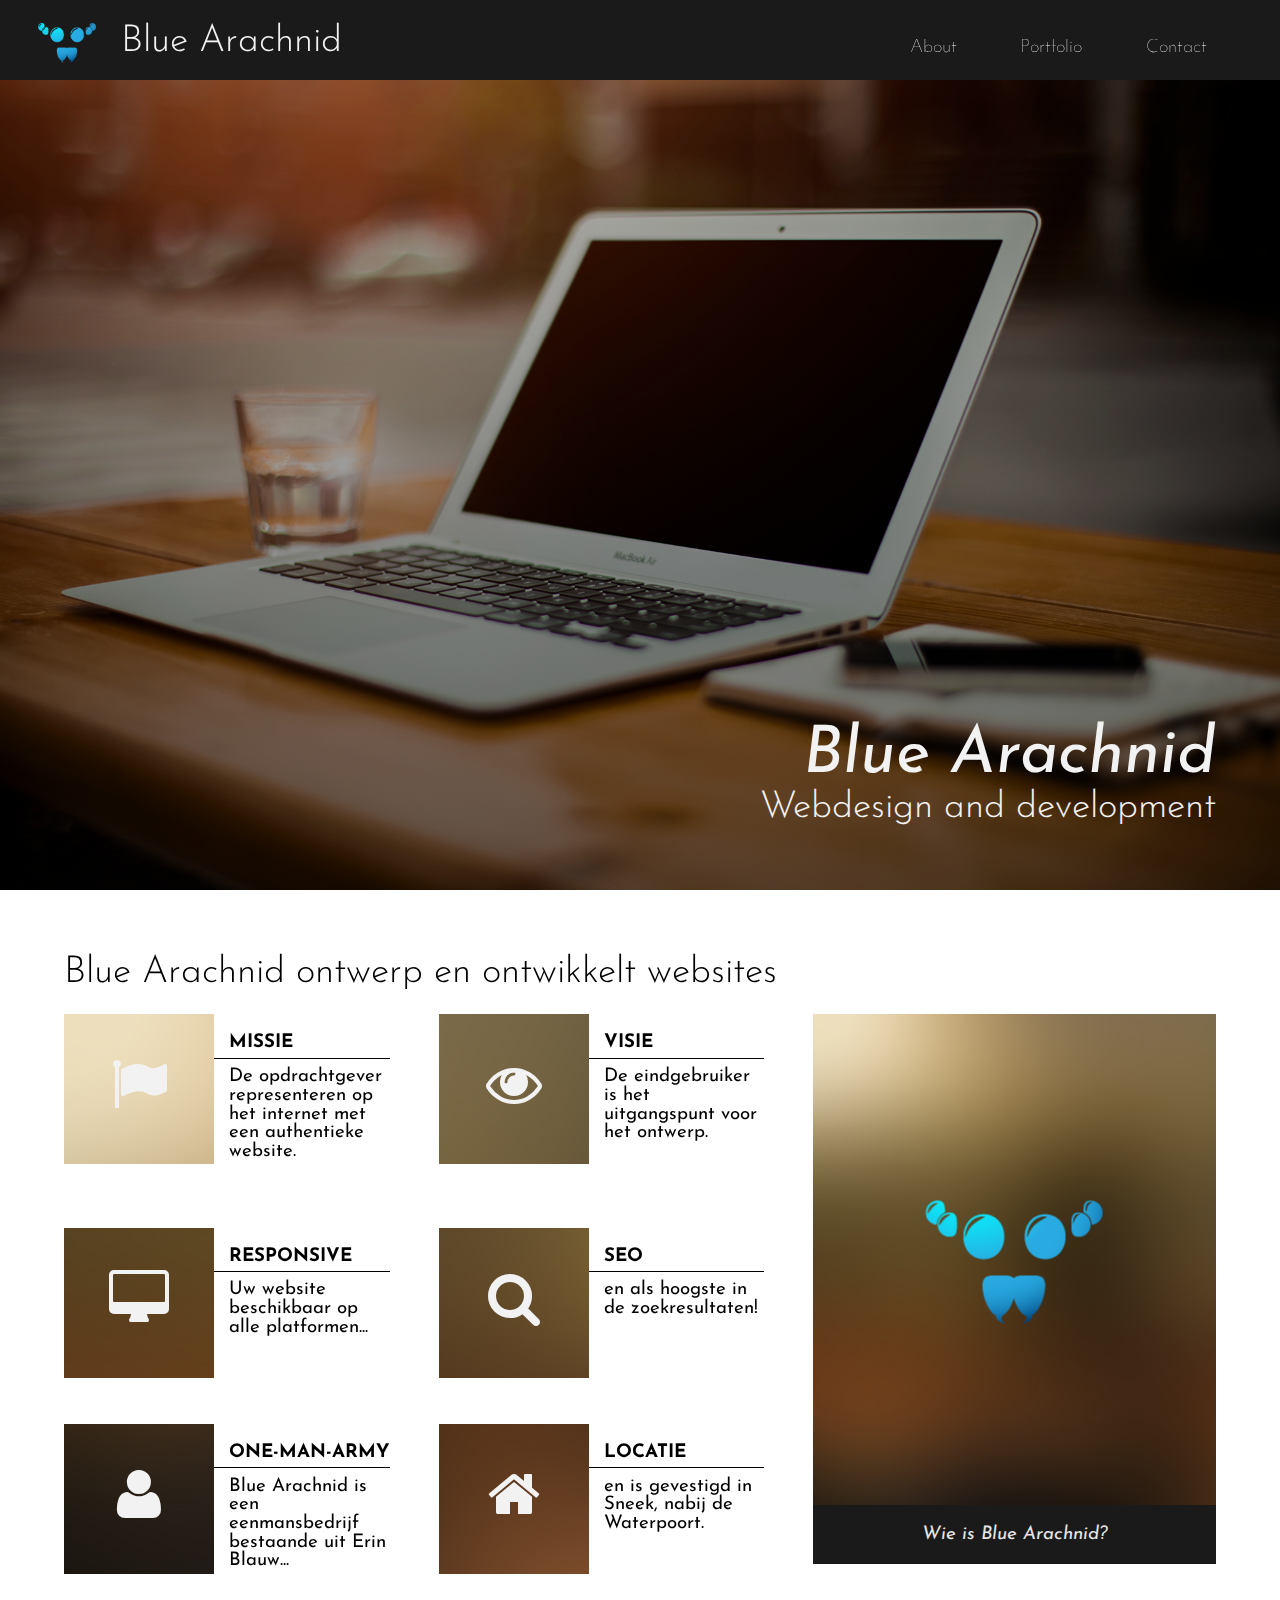
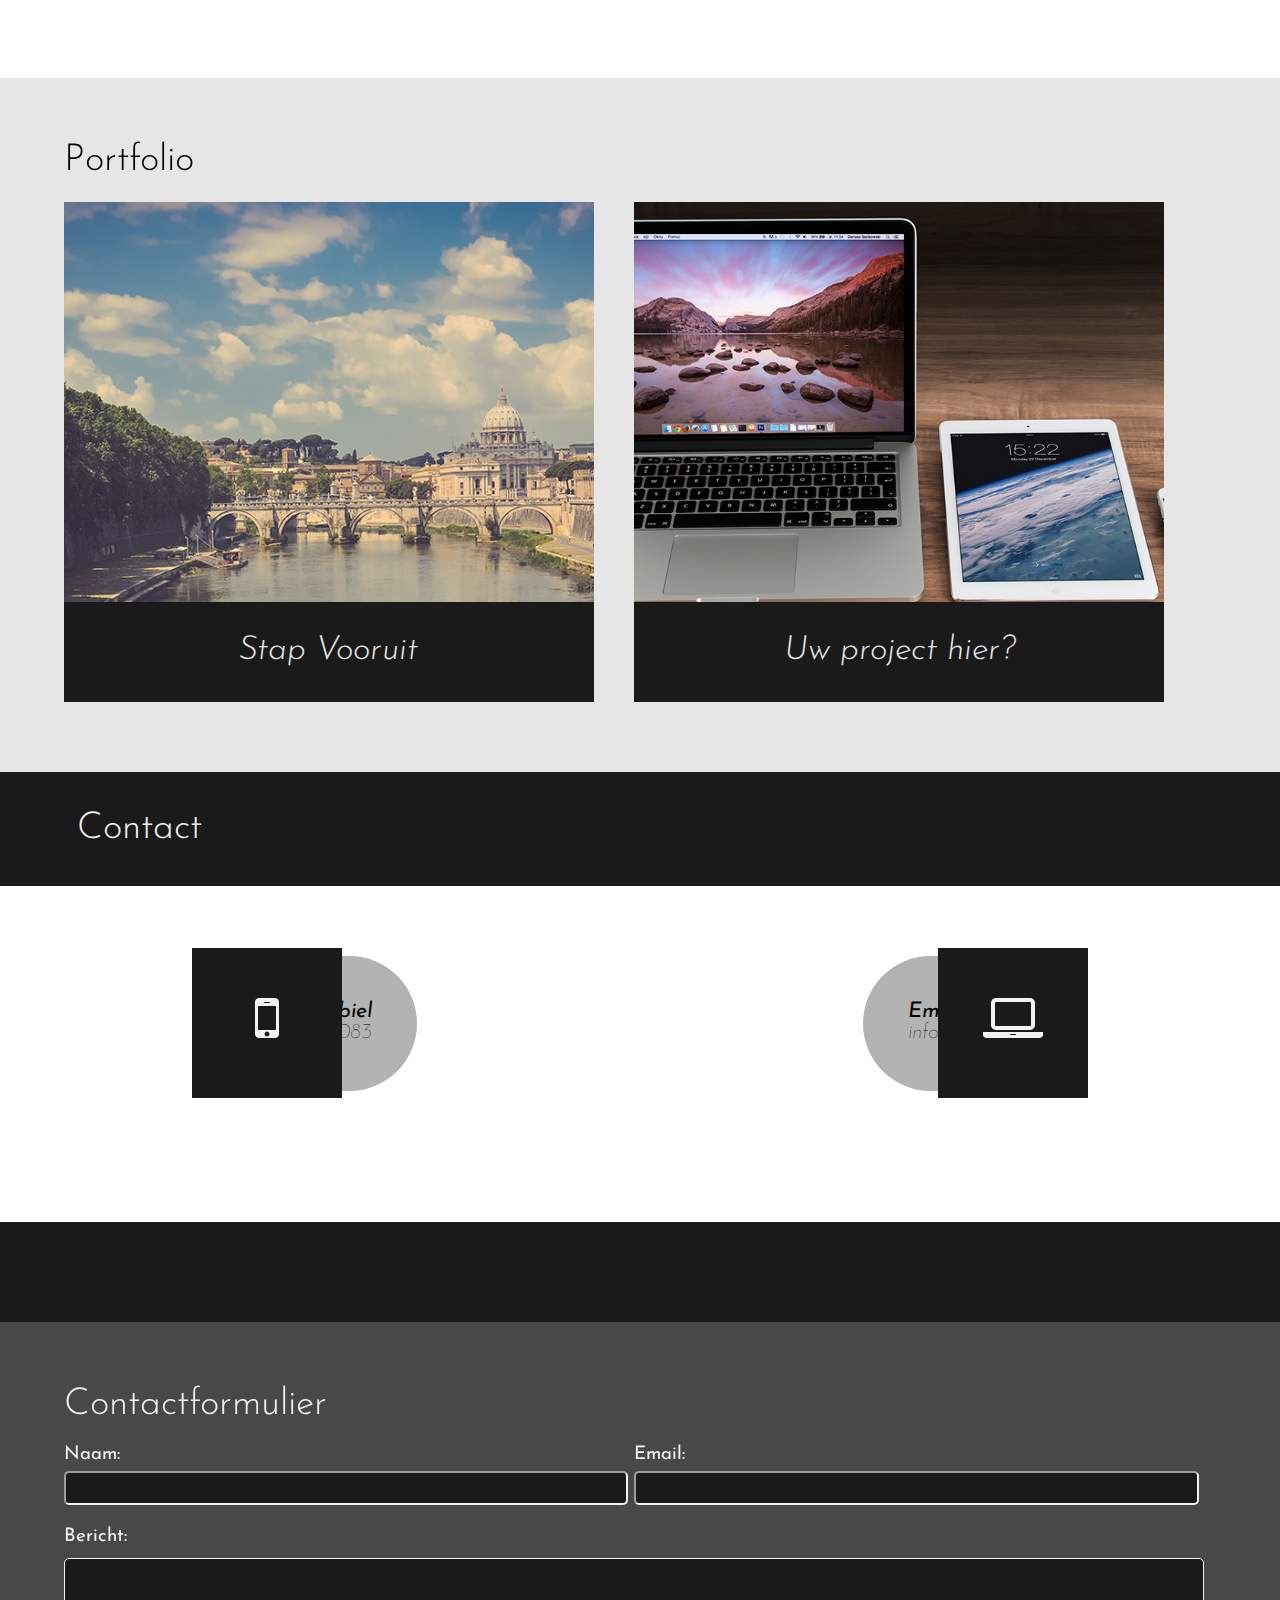
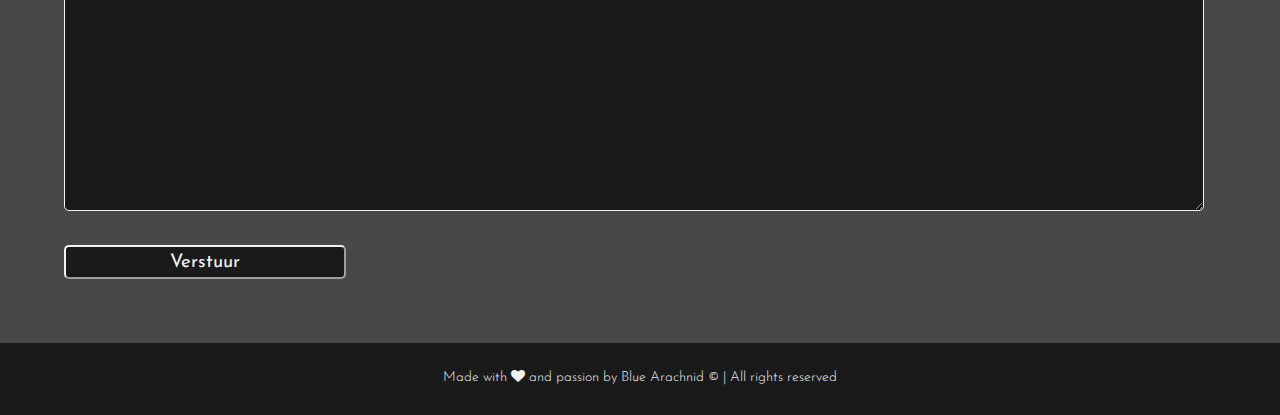
<file: index.html>
<!DOCTYPE html>
<html lang="en">
<head>
  <meta charset="UTF-8">
  <meta name="viewport" content="width= device-width">
  <meta name="description" content="Blue Arachnid ontwerpt en ontwikkelt websites">
  <meta name="keywords" content="Blue Arachnid, webdesign, webdevelopment, SEO, Responsive, Sneek, Netherlands, Nederland, Geeuwkade3A">
  <meta name="author" content="Erin Blauw">

  <!-- <link rel="stylesheet" href="css/foundation.css"> -->
  <link href='https://fonts.googleapis.com/css?family=Josefin+Sans:400,300italic,300,400italic,100' rel='stylesheet' type='text/css'>
  <link rel="stylesheet" type="text/css" href="font-awesome-4.4-2.0/css/font-awesome.min.css">
  <link rel="stylesheet" href="css/style.css">
<!--
  <script type="text/javascript" src="http://ajax.googleapis.com/ajax/libs/jquery/1.7/jquery.min.js"></script>

  <script type="text/javascript">
  jQuery(document).ready(function($){

  /* prepend menu icon */
  $('#menuboven').prepend('<div id="menu-icon"></div>');

  /* toggle nav */
  $("#menu-icon").on("click", function(){
  $("#menu-menu").slideToggle();
  $(this).toggleClass("active");
  });

  });
  </script>
-->
  <title>Blue Arachnid</title>
</head>
<body>
  <header id="menuboven">
    <!--
    <div id="menu_icon">
      <i class="fa fa-chevron-down"></i>
    </div>
     -->
    <nav>
      <div id="home_btn">
        <img src="img/blue_arachnid_logo.png" id="home_btn_logo">
        <h2 id="home_btn_text">Blue Arachnid</h2>
      </div>
      <ul id="menu-menu">
        <li>
          <a href="#about" class="hvr-underline-from-center">
            About
          </a>
        </li>
        <li>
          <a href="#portfolio" class="hvr-underline-from-center">
            Portfolio
          </a>
        </li>
        <li>
          <a href="#contact" class="hvr-underline-from-center">
            Contact
          </a>
        </li>
      </ul>
    </nav>
  </header>

    <section id="welcome">
      <div id="title_box">
        <h1>Blue Arachnid</h1>
        <div id="divider"></div>
        <h2>Webdesign and development</h2>
      </div>
      <div id="scroll_down_box">
        <a href="#about">
          <i class="fa fa-chevron-down" id="scroll_down_token"></i>
        </a>
      </div>
    </section>

    <section id="about">
      <h2>Blue Arachnid ontwerp en ontwikkelt websites</h2>

      <div id="brand">
        <img src="img/blue_arachnid_logo.png" alt="" id="branding_logo">
        <a href="about.html">
          <p class="read_btn" id="read_more_btn">Wie is Blue Arachnid?</p>
        </a>
      </div>

      <div class="about_item">
        <i class="fa fa-flag about_icon" id="about_missie"></i>
        <div class="about_body">
          <h5>Missie</h5>
          <p>De opdrachtgever representeren op het internet met een authentieke website.</p>
        </div>
      </div>

      <div class="about_item">
        <i class="fa fa-eye about_icon" id="about_visie"></i>
        <div class="about_body">
          <h5>Visie</h5>
          <p>De eindgebruiker is het uitgangspunt voor het ontwerp.</p>
        </div>
      </div>

      <div class="about_item">
        <i class="fa fa-desktop about_icon" id="about_responsive"></i>
        <div class="about_body">
          <h5>responsive</h5>
          <p>Uw website beschikbaar op alle platformen...</p>
        </div>
      </div>

      <div class="about_item">
        <i class="fa fa-search about_icon" id="about_seo"></i>
        <div class="about_body">
          <h5>seo</h5>
          <p>en als hoogste in de zoekresultaten!</p>
        </div>
      </div>

      <div class="about_item">
        <i class="fa fa-user about_icon" id="about_team"></i>
        <div class="about_body">
          <h5>one-man-army</h5>
          <p>Blue Arachnid is een eenmansbedrijf bestaande uit Erin Blauw...</p>
        </div>
      </div>

      <div class="about_item">
        <i class="fa fa-home about_icon" id="about_locatie"></i>
        <div class="about_body">
          <h5>Locatie</h5>
          <p>en is gevestigd in Sneek, nabij de Waterpoort.</p>
        </div>
      </div>
    </section>

    <section id="portfolio">
      <h2>Portfolio</h2>

      <div class="portfolio_item" id="portfolio_item_1">
        <div class="project">
          <h3 class="project_title">Stap Vooruit</h3>
          <p class="project_description">Op dit moment wordt er gewerkt aan dit project. Binnenkort meer over "Stap Vooruit"!</p>
        <!--         <a href="" class="read_btn">Lees meer...</a> -->
        </div>
      </div>

      <div class="portfolio_item" id="portfolio_item_2">
        <div class="project">
          <h3 class="project_title">Uw project hier?</h3>
          <p class="project_description">Bent u ook opzoek naar een webdesigner om uw onderneming online te presenteren? Neem contact op voor de mogelijkheden!</p>
          <a href="#contact" class="read_btn">Neem contact op!</a>
        </div>
      </div>
    </section>

    <section id="contact">
      <div id="contact_header">
        <h2>Contact</h2>
      </div>
      <div id="contact_background"></div>

      <div class="token" id="token_left">
        <i class= "fa fa-mobile token_icon"></i>
        <div class="token_info" id="token_info_left">
          <p class="token_title">Mobiel</p>
          <p class="token_body">06 4005 1083</p>
        </div>
      </div>

      <div class="token" id="token_right">
        <i class= "fa fa-laptop token_icon" id="token_icon_right"></i>
        <div class="token_info" id="token_info_right">
          <p class="token_title">Email</p>
          <p class="token_body">info@blue-arachnid.com</p>
        </div>
      </div>
    </section>

    <section id="contact_formulier">
      <h2>Contactformulier</h2>
       <!--<form action="contact.php" method="post" name="contact_form">
        <div class="form_item">
          <label for="name">Naam</label><br>
          <input name="name" id="name" type="text">
        </div>

        <div class="form_item">
          <label for="email">Email</label><br>
          <input name="email" id="email" type="text">
        </div>

        <div class="form_item" id="form_item_message">
          <label for="message">Bericht</label><br>
          <textarea name="message" id="msg"></textarea>
        </div>

        <div class="form_item">
          <input type="submit" name="submit" id="submit" value="Versturen" >
        </div>
      </form>-->

      <form id="contact_form" class="contact_form" action="contact.php" method="post" name="contact_form">
        <div class="form_item">
            <label for="name">Naam:</label>
            <input type="text" name="name" id="name" required class="required" >
        </div>
        <div class="form_item">
            <label for="email">Email:</label>
            <input type="email" name="email" id="email" class="required email">
        </div>
        <div class="form_item" id="message">
            <label for="message">Bericht:</label>
            <textarea name="message" cols="100" rows="12" required  class="required" ></textarea>
        </div>
        <div class="form_item">
            <button type="submit" id="submit" name="submit" class="button fright">Verstuur</button>
        </div>
      </form>
    </section>
  <footer id="outro">
    <h4>Made with <i class="fa fa-heart"></i> and passion by Blue Arachnid &copy; | All rights reserved
    </h4>
  </footer>
</body>
</html>
</file>
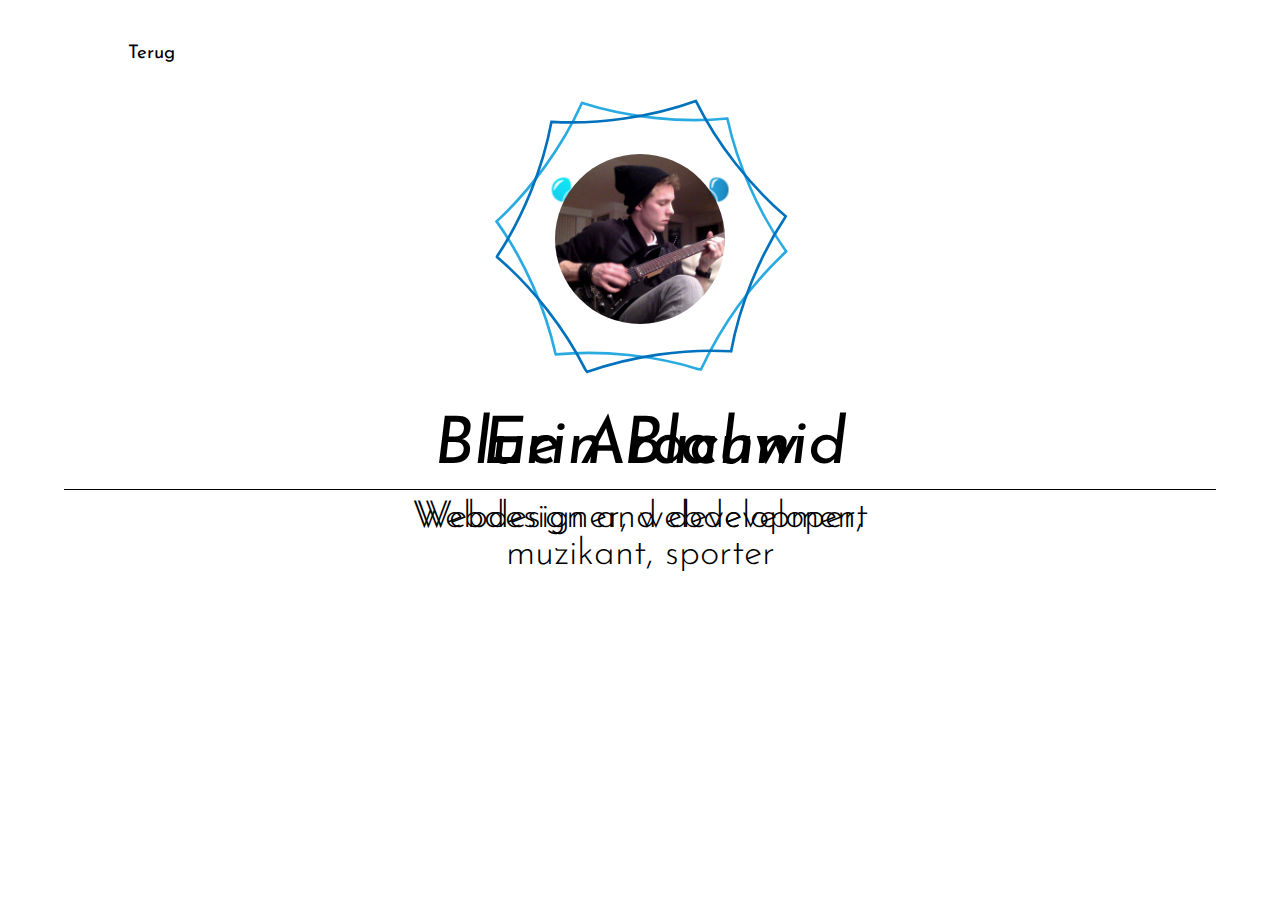
<file: about.html>
<!DOCTYPE html>
<html>
<head>
  <meta charset="UTF-8">
  <meta name="viewport" content="width= device-width">
  <meta name="description" content="Blue Arachnid ontwerpt en ontwikkelt websites">
  <meta name="keywords" content="Blue Arachnid, webdesign, webdevelopment, SEO, Responsive, Sneek, Netherlands, Nederland, Geeuwkade3A">
  <meta name="author" content="Erin Blauw">

  <link href='https://fonts.googleapis.com/css?family=Josefin+Sans:400,300italic,300,400italic,100' rel='stylesheet' type='text/css'>
  <link rel="stylesheet" type="text/css" href="font-awesome-4.4-2.0/css/font-awesome.min.css">
  <link rel="stylesheet" href="css/style.css">

  <title>Who's Blue Arachnid?</title>
</head>
<body>
  <header>
    <a href="index.html" id="about_page_to_index_link">Terug</a>
  </header>

  <section id="about_page">
    <div id="about_page_erin">
      <img src="img/blue_arachnid_logo.png" class="about_page_blue_arachnid_fade" id="about_page_blue_archnid_logo">
      <img src="img/erin.jpg" alt="Foto van Erin Blauw a.k.a. Blue Arachnid" class="about_page_erin_fade" id="about_page_erin_img">
      <div id="about_page_decoration">
        <img src="img/logo_decoration.svg" alt="decoration" id="decoration">
      </div>
    </div>

    <div id="about_page_name">
      <h1 class="about_page_blue_arachnid_fade">Blue Arachnid</h1>
      <h1 class="about_page_erin_fade">Erin Blauw</h1>
    </div>

    <div id="about_page_description">
      <h2 class="about_page_blue_arachnid_fade">Webdesign and development</h2>
      <h2 class="about_page_erin_fade">Webdesigner, webdeveloper, muzikant, sporter</h2>
    </div>
  </section>
</body>
</html>
</file>
<file: css/style.css>
/*hier onder staat alles wat standaart moet*/
html, body, div, span, applet, object, iframe,
h1, h2, h3, h4, h5, h6, p, blockquote, pre,
a, abbr, acronym, address, big, cite, code,
del, dfn, em, img, ins, kbd, q, s, samp,
small, strike, strong, sub, sup, tt, var,
b, u, i, center,
dl, dt, dd, ol, ul, li,
fieldset, form, label, legend,
table, caption, tbody, tfoot, thead, tr, th, td,
article, aside, canvas, details, embed,
figure, figcaption, footer, header, hgroup,
menu, nav, output, ruby, section, summary,
time, mark, audio, video{
  margin: 0;
  padding: 0;
  border: 0;
  font-size: 100%;
  vertical-align: baseline;
}
/* HTML5 display-role reset for older browsers */
article, aside, details, figcaption, figure,
footer, header, hgroup, menu, nav, section{
  display: block;
}
body{
  line-height: 1;
}
ol, ul{
  list-style: none;
}
blockquote, q{
  quotes: none;
}
blockquote:before, blockquote:after,
q:before, q:after{
  content: '';
  content: none;
}
table{
  border-collapse: collapse;
  border-spacing: 0;
}
.clear{clear:both;}
/* nu begint je eigen stuk css
______________________________________________________________________________________________
*/


html, body {
  font-family: "Josefin Sans", sans-serif;
  font-size: 14pt;
  height: 100%;
}

header {
  background-color: #1a1a1a;
}

nav{
  height: 80px;
  width: 100%;

  box-sizing: border-box;
  padding: 3%;

  color: #f2f2f2;
  z-index: 1;
}

ul {
    float: right;
    width: 30%;
}

li {
  position: relative;
  top: 1%;
  display:inline-block;
  font-weight: 100;
  padding: 0 8% 5%;
  -webkit-transform: translateZ(0);
  transform: translateZ(0);
}

a {
  color: #f2f2f2;
  text-decoration: none;
}
/*
nav a:hover {
  border-bottom: 1px;
  border-style: solid;
}*/

section {
  box-sizing: border-box;
  padding: 5%;
}

h1, h2, h3, h4, h5, h6 {
  font-family: 'Josefin Sans',sans-serif;
}

h1 {
  font-size: 3.5em;
  font-weight: 400;
  font-style: italic;
}

h2 {
  font-size: 2em;
  font-weight:300;
}

h3 {
  font-size: 1.8em;
  font-weight: 300;
  font-style: italic;
}

h4 {
  font-size: 0.75em;
  font-weight: 300;
}

h5 {
  text-transform: uppercase;
  padding-bottom: 5px;
  border-bottom: 1px solid black;
  margin-bottom: 3%;
}

nav h2{
  float: right;
  margin-left: 25px;

}

footer {
  height: 8%;
  position: relative;
  bottom: 0;

  box-sizing: border-box;
  padding: 2%;

  text-align: center;

  color: #f2f2f2;
  background-color: #1a1a1a;
}




/*
nav______________________________________________________________________________________________
*/

#home_btn {
  position: relative;
  float: left;
  top: -15px;
}

#home_btn_logo {
  float: left;
  height:40px;
}

/* Underline From Center */
.hvr-underline-from-center {
  display: inline-block;
  vertical-align: middle;
  -webkit-transform: translateZ(0);
  transform: translateZ(0);
  box-shadow: 0 0 1px rgba(0, 0, 0, 0);
  -webkit-backface-visibility: hidden;
  backface-visibility: hidden;
  -moz-osx-font-smoothing: grayscale;
  position: relative;
  overflow: hidden;
}
.hvr-underline-from-center:before {
  content: "";
  position: absolute;
  z-index: -1;
  left: 50%;
  right: 50%;
  bottom: 0;
  background: #f2f2f2;
  height: 2px;
  -webkit-transition-property: left, right;
  transition-property: left, right;
  -webkit-transition-duration: 0.3s;
  transition-duration: 0.3s;
  -webkit-transition-timing-function: ease-out;
  transition-timing-function: ease-out;
}
.hvr-underline-from-center:hover:before, .hvr-underline-from-center:focus:before,
.hvr-underline-from-center:active:before {
  left: 0;
  right: 0;
}

/*
welkom______________________________________________________________________________________________
*/


#welcome {
  z-index: 0;
  position: relative;
  width:100%;
  height:90%;

  text-align: right;
  color: #f2f2f2;

  background: linear-gradient( rgba(0, 0, 0, 0.2), rgba(0, 0, 0, 0.6) ), url(../img/macbook_air_small.jpg);
  background-position:center center;
  background-size: cover;
  -webkit-background-size: cover;
}

#title_box {
  position: absolute;
  right: 0;
  bottom: 0;
  padding-right:5%;
  padding-bottom: 5%;
}

#divider {
  width: 20%;

  border: 1px;
  border-style: solid;

  margin-left: auto;
  margin-right: auto;
  margin-top: 10px;
  margin-bottom: 10px;

}

#scroll_down_box {
  position: absolute;
  bottom:0;
  left: 0;
  width: 100%;
  height: 10%;
  font-size: 2em;
  z-index:998;
}

#scroll_down_token {
  position: absolute;
  z-index: 999;
  left: 50%;
  opacity: 0;
  -webkit-animation-name:scrollDown;
  -webkit-animation-duration: 5s;
  -webkit-animation-delay: 3s;
  -webkit-animation-iteration-count: infinite;
  animation-name:scrollDown;
  animation-duration:5s;
  animation-delay: 3s;
  animation-iteration-count: infinite;
}

@-webkit-keyframes scrollDown{
  0%  {opacity: 0; top:0px; }
  20% {opacity: 1;}
  50% {opacity: 0;}
  80% {top: 20px;}
  100%{top:0px;}
}

@keyframes scrollDown{
  0%  {opacity: 0; top:0px; }
  20% {opacity: 1;}
  50% {opacity: 0;}
  80% {top: 20px;}
  100%{top:0px; }
}

/*
about______________________________________________________________________________________________
*/
#about {
  background-color: white;
}

#brand {
  position: relative;
  width: 35%;
  height: 550px;
  margin-top: 2%;
  box-sizing: border-box;
  float: right;
  background: url(../img/destiny_blur.jpg);
  background-size: cover;
}

#branding_logo {
  display: block;
  margin: 0 auto;
  position: absolute;
  top: 45%;
  left: 50%;
  transform:translateX(-50%) translateY(-50%);
}

#read_more_btn {
  display: block;
  width: inherit;
  position: absolute;
  bottom: 0;
  width: 90%;
  text-align: center;
}



.about_item {
  margin: 2% 2% 2% 0;
  width: 30%;
  height: 150px;
  display: inline-table;
}

.about_icon {

  float: left;
  width: 150px;
  height: inherit;
  margin-right: 15px;

  text-align: center;
  line-height: 2.5em;
  font-size: 3em;

  color: #f2f2f2;

  background: url(../img/destiny_blur.jpg) no-repeat scroll;
}

.about_body {
  padding: 20px;
}

#about_missie {
  background-position:left top;
}

#about_visie {
  background-position:center top;
}

#about_responsive {
  background-position:left center;
}

#about_seo {
  background-position: center center;
}

#about_team {
  background-position:left bottom;
}

#about_locatie {
  background-position: center bottom;
}

/*
portfolio______________________________________________________________________________________________
*/
#portfolio {
  background:#e6e6e6;
}


.portfolio_item {
  height: 500px;
  width:46%;
  margin-top: 2%;
  margin-right: 3%;
  display: inline-block;

  position: relative;
  overflow:hidden;
}
  .portfolio_item:hover .project{
    transform: translate3d(0,-80%,0);
  }

  #portfolio_item_1 {
    background: url(../img/city-capital-historical.jpg) no-repeat center center scroll;
    -webkit-background-size: cover;
    background-size: cover;
  }

  #portfolio_item_2 {
    background: url(../img/apple-iphone-smartphone-desk.jpg) no-repeat center center scroll;
    -webkit-background-size: cover;
    background-size: cover;
  }

.project {
  background: rgba(0,0,0,0.6);
  box-sizing: border-box;
  height: 100%;
  width:100%;

  position: absolute;
  top: 80%;
  color: rgb(230,230,230);

  transition: transform 1s ease-in-out;
}

  .project_title {
    background-color: rgb(26,26,26);
    width: 100%;
    height:20%;
    box-sizing: border-box;
    padding: 6% 10%;
    text-align: center;
    font-style: italic;
  }

  .project_description {
    box-sizing: border-box;
    padding: 5% 10% 15%;
  }

  .read_btn {
  background-color: rgb(26,26,26);
  color: rgb(230,230,230);
  font-style: italic;
  text-decoration: none;
  padding: 5%;
  float: right;

  transition: .5s ease-in-out;
  }

    .read_btn:hover {
    background-color: rgb(230,230,230);
    color: rgb(26,26,26);
    }


/*
contact______________________________________________________________________________________________
*/
#contact {
  position: relative;
  width: 100%;
  height: 50%;
}

#contact_background{
  position: fixed;
  z-index: -5;
  top:0;
  left: 0;
  width: 100%;
  height: 100%;

  background: url(../img/macbook_air_small.jpg);
  background-position:center center;
  background-size: cover;
  -webkit-background-size: cover;

  -webkit-filter: blur(15px);
  -moz-filter: blur(15px);
  -o-filter: blur(15px);
  -ms-filter: blur(15px);
  filter: blur(15px);
}

#contact_header {
  position: absolute;
  top: 0;
  left: 0;
  width: 100%;
  box-sizing: border-box;
  padding: 3% 6%;

  color: #f2f2f2;
  background-color: #1a1a1a;

  z-index: 1;
}

.token {
  z-index: 1;
  position: absolute;

  top: 25%;

  width: 450px;
  height: 150px;

  box-sizing: border-box;
  margin: 5% 15%;

  text-align: center;
  overflow: hidden;
  font-style: italic;
}

.token_icon{
  position: absolute;
  left: 0;
  width: 150px;
  height: 150px;

  color: #f2f2f2;
  background-color: #1a1a1a;
  text-align: center;
  font-size: 3em;
  line-height: 2.5em;
}

.token_info{
  position: absolute;
  top:5%;

  width: 100%;
  height: 90%;

  padding: 10%;
  box-sizing: border-box;
  border-radius: 75px;

  background: #b3b3b3;
  font-size: 16pt;
  text-align: right;

  transition: transform 1s ease-in-out;

  z-index: -1;
}

.token_title{
  font-weight: 400;
}

.token_body{
  font-weight: 100;
}

#token_info_left {
  left: -50%;
  animation-name:pull_me_left;
  animation-duration:5s;
  animation-delay:2s;
  animation-iteration-count: infinite;
}


  @-webkit-keyframes pull_me_left{
    0%    {left: -50%;}
    10%   {left: -50%;}
    14%   {left: -45%;}
    18%   {left: -53%;}
    22%   {left: -47%;}
    26%   {left: -51%;}
    30%   {left: -49%;}
    34%   {left: -50.5%;}
    38%   {left: -49.25%;}
    42%   {left: -50%;}
    100%  {left: -50%;}
  }

#token_info_right {
  left: 50%;
  text-align: left;

  animation-name:pull_me_right;
  animation-duration:5s;
  animation-iteration-count: infinite;
}

  @-webkit-keyframes pull_me_right{
    0%    {left: 50%;}
    10%   {left: 50%;}
    14%   {left: 45%;}
    18%   {left: 53%;}
    22%   {left: 47%;}
    26%   {left: 51%;}
    30%   {left: 49%;}
    34%   {left: 50.5%;}
    38%   {left: 49.25%;}
    42%   {left: 50%;}
    100%  {left: 50%;}
  }

#token_icon_right {
  left: 66.66666%;
}

#token_left:hover .token_info{
  transform: translate(35%,0);
  -webkit-transform: translate(35%,0);
  animation-name: none;
}

#token_right:hover .token_info{
  transform: translate(-40%,0);
  -webkit-transform: translate(-40%,0);
  animation-name: none;
}

#token_left {
  left: 0;
}

#token_right {
  right: 0;
}


/*
contact_form_____________________________________________________________________________________________
*/
#contact_formulier {
  border-top: 100px;
  border-style: solid;
  border-color: #1a1a1a;
  color: #f2f2f2;
  background-color: rgba(26,26,26,0.8);
}

input, textarea, button {
  width: 100%;

  box-sizing: border-box;
  padding:1%;

  border-radius: 5px;
  border-color: #f2f2f2;

  margin-top: 1%;

  font-family: "Josefin Sans", sans-serif;
  font-size: 1em;

  color: #f2f2f2;
  background-color:#1a1a1a;
}

.form_item {
  width: 49%;
  display: inline-block;
  margin-top: 2%;
}

#message {
  width: 99%;
}

#form_item_message {
  width: 99%;
}

#submit {
  width: 50%;
}


/*
about_erin_____________________________________________________________________________________________
*/

#about_page {
  text-align: center;
}

#about_page_to_index_link{
  color: black;
  position: absolute;
  top: 5%;
  left: 10%;
}

#about_page_erin {
  position: relative;
  height: 350px;
  width: 100%;
}

#about_page_erin_img{
  width: 170px;
  border-radius: 100%;
  margin-bottom: 1em;
}

#about_page_blue_archnid_logo, #about_page_erin_img, #about_page_decoration{
position: absolute;
transform: translateX(-50%)translateY(-50%);
top: 50%;
left: 50%;
}

#decoration {
  max-width: 300px;

  -webkit-animation-name: rotate;
  -webkit-animation-duration: 10s;
  -webkit-animation-iteration-count:infinite;
  -webkit-animation-timing-function: linear;
}

@-webkit-keyframes rotate {
  from {-webkit-transform: rotate(0deg);}
  to {-webkit-transform: rotate(360deg);}
}

#about_page_name {
  position: relative;
  height: 4em;
  border-bottom: 1px solid black;
  margin-bottom: 0.5em;
}

#about_page_name h1 , #about_page_description h2{
  position: absolute;
  transform: translateX(-50%);
  left: 50%;
}

#about_page_description {
  position: relative;
  height: 3em;
}

#divider {
  position: relative;
  display: none;
}

.about_page_blue_arachnid_fade {
  animation-name:about_page_blue_arachnid_fade;
  animation-duration:15s;
  animation-iteration-count: infinite;
}

.about_page_erin_fade {
  animation-name:about_page_erin_fade;
  animation-duration:15s;
  animation-iteration-count: infinite;
}

@-webkit-keyframes about_page_blue_arachnid_fade{
  0%  {opacity: 1;}
  20% {opacity: 1;}
  40% {opacity: 0;}
  60% {opacity: 0;}
  80% {opacity: 0;}
  100%{opacity: 1;}
}

@-webkit-keyframes about_page_erin_fade{
  0%  {opacity: 0;}
  20% {opacity: 0;}
  40% {opacity: 1;}
  60% {opacity: 1;}
  80% {opacity: 1;}
  100%{opacity: 0;}
}


/*
responsive_____________________________________________________________________________________________
*/

@media screen and (min-width: 960px) and (max-width: 1260px) {
  nav ul {
    width: 50%;
  }

/*
about____________________________________________________________________________________________
*/
  #brand {
    width: 100%;
    height: 200px;
    float: none;
  }

  #branding_logo {
  padding-top: 2%;
}

  #read_more_btn {
    width: 100%;
    padding: 2% 0;
  }

   .about_item {
    width: 49.5%;
    margin: 1% 0;
  }

  .project_title {
    padding: 10%;
  }
}

@media screen and (min-width: 0px) and (max-width: 960px) {
  h1 {
    font-size: 2.25em;
  }

  h2 {
    font-size: 1.5em;
  }

  #scroll_down_box {
    display: none;
  }

  #brand {
    width: 100%;
    height: 200px;
    float: none;
  }

  .about_item {
    margin: 3% 1% 3% 0;
    width: 100%;
    height: 100px;
  }

  .about_body {
    padding:2%;
  }

  .about_icon{
    width: 100px;
    height: 100px;
    font-size: 2em;
  }

  .portfolio_item{
    width: 100%;
    height: 300px;
  }

  .form_item {
    width: 100%;
  }

  .project {
    top: 0;
  }


  .token {
    position: relative;
    top: 5%;
    width: 100%;
    height: 200px;
    margin: 10% 0 0 0;
    overflow: visible;
  }

  .token_icon {
    position: relative;
    width: 100%;
    height: 100px;
    line-height: 1.75em;
  }

  #token_icon_right {
    left: 0;
  }

  .token_info {
    position: relative;
    left: 0;
    top: 0;
    height: 100px;
    border-radius: 0;
    text-align: center;
  }

  #token_info_right, #token_info_left {
    left: 0;
    text-align: center;
    animation-name: none;
  }

  #token_left:hover .token_info, #token_right:hover .token_info{
    transform: translate(0,0);
    -webkit-transform: translate(0,0);
  }

  #token_left{
    transform:none;
  }

   .portfolio_item:hover .project{
    transform: translate3d(0,0,0);
  }

}


@media screen and (min-width: 701px) and (max-width: 960px) {
  nav ul {
    width: 50%;
  }

  .token {
    position: relative;
  }

  #contact {
    height: 100%;
  }
}

@media screen and (min-width: 321px) and (max-width: 700px){


  #brand {
    width: 100%;
    height: 200px;
    float: none;
  }

  .portfolio_item {
    width: 100%;
  }

  .form_item {
    width: 100%;
  }

  #contact {
    height: 200%;
  }

  #contact_logo_box {
    display: none;
  }

    .token {
      margin: 5% auto;
      position: relative;
    }
}


@media screen and (min-width: 0px) and (max-width: 720px){
  .read_btn {
    position: absolute;
    right: 0;
    bottom: 10%;
  }


  #contact {
    height: 80%;
  }
</file>
